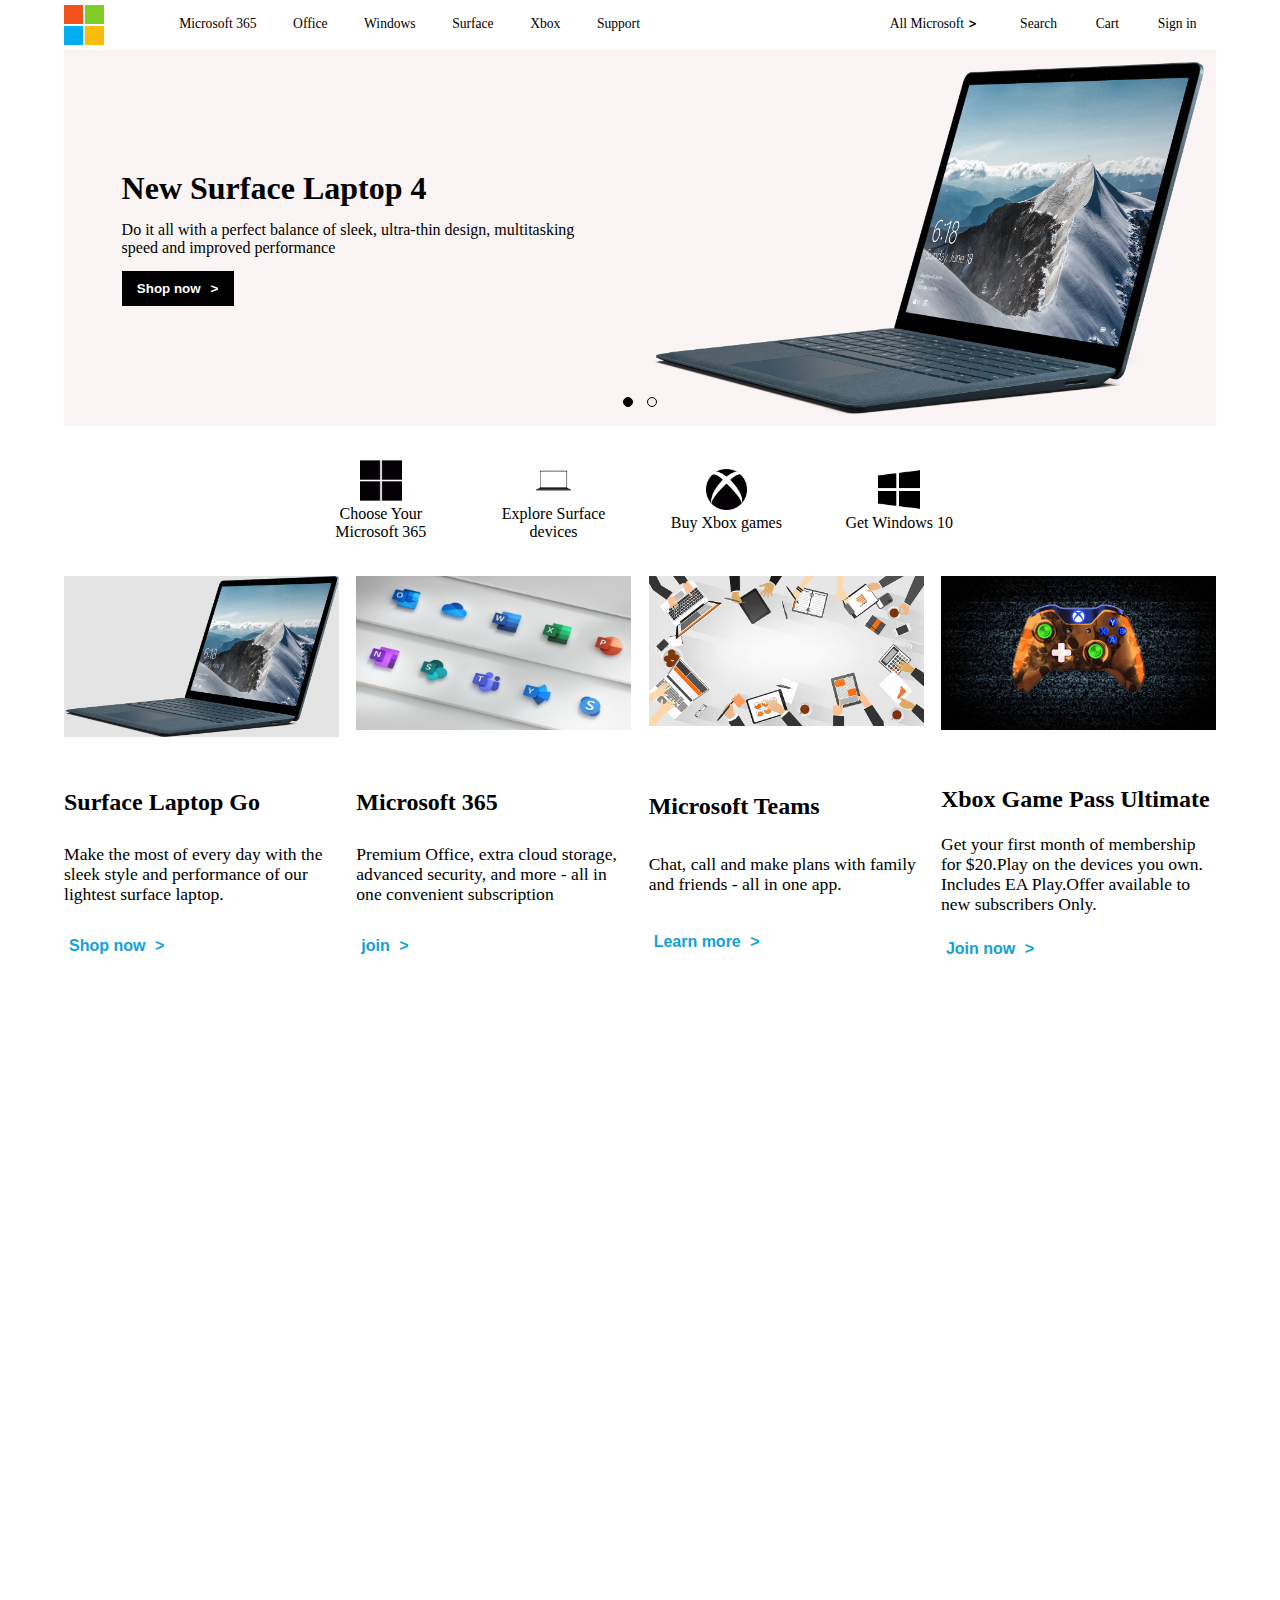
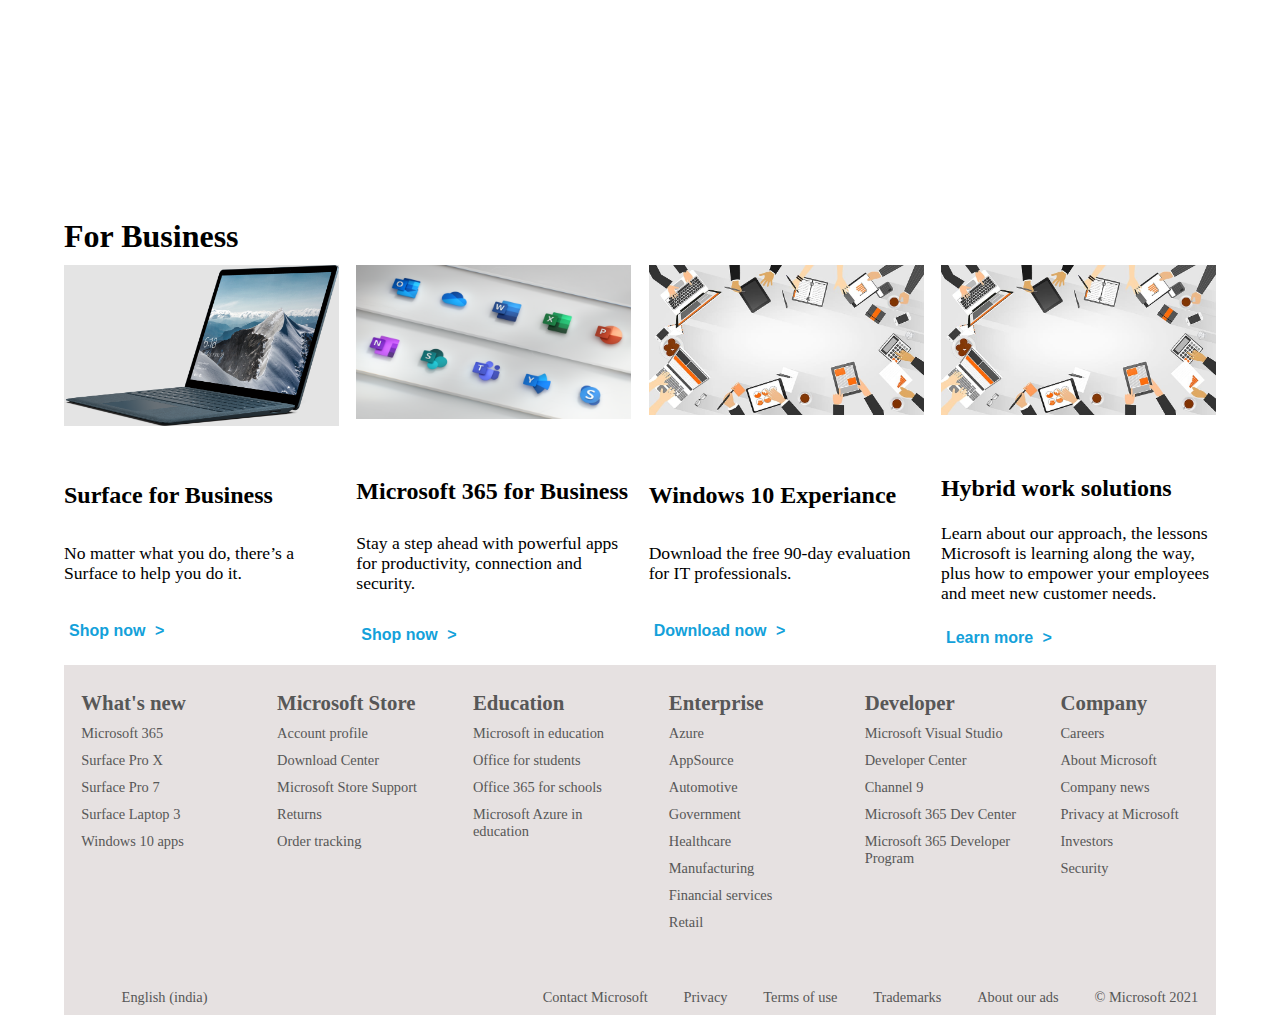
<file: index.html>
<!DOCTYPE html>
<html lang="en">
<head>
    <meta charset="UTF-8">
    <meta http-equiv="X-UA-Compatible" content="IE=edge">
    <meta name="viewport" content="width=device-width, initial-scale=1.0">
    <link rel="shortcut icon" type="image/png" href="IMAGES/logo-windows-13518.png">
    <link rel="stylesheet" href="index.css">
    <title>Microsoft-Official Home Page</title>
</head>
<body>
    <div class="whole_container">

        <div class="scrolling_nav">
            <ul class="scrolling_list">
                <li>Microsoft 365<p></p></li>
                <li>Office<p></p></li>
                <li>Windows<p></p></li>
                <li>Surface<p></p></li>
                <li>Xbox<p></p></li>
                <li>Support<p></p></li>
                <div class="scrolling software">
                    <div class="open_ning">
                        <li>Software</li>
                        <p>></p>
                    </div>
                    <div class='line'></div>
                    <ul class='opening'>
                        <li>item 1<p></p></li>
                        <li>item 2<p></p></li>
                        <li>item 3<p></p></li>
                        <li>item 4<p></p></li>
                        <li>item 5<p></p></li>
                    </ul>
                </div>
                <div class="scrolling software">
                    <div class="open_ning">
                        <li>Software</li>
                        <p>></p>
                    </div>
                    <div class='line'></div>
                    <ul class='opening'>
                        <li>item 1<p></p></li>
                        <li>item 2<p></p></li>
                        <li>item 3<p></p></li>
                        <li>item 4<p></p></li>
                        <li>item 5<p></p></li>
                    </ul>
                </div>
                <div class="scrolling software">
                    <div class="open_ning">
                        <li>Software</li>
                        <p>></p>
                    </div>
                    <div class='line'></div>
                    <ul class='opening'>
                        <li>item 1<p></p></li>
                        <li>item 2<p></p></li>
                        <li>item 3<p></p></li>
                        <li>item 4<p></p></li>
                        <li>item 5<p></p></li>
                    </ul>
                </div>
                <div class="scrolling software">
                    <div class="open_ning">
                        <li>Software</li>
                        <p>></p>
                    </div>
                    <div class='line'></div>
                    <ul class='opening'>
                        <li>item 1<p></p></li>
                        <li>item 2<p></p></li>
                        <li>item 3<p></p></li>
                        <li>item 4<p></p></li>
                        <li>item 5<p></p></li>
                    </ul>
                </div>
                <div class="scrolling software">
                    <div class="open_ning">
                        <li>Software</li>
                        <p>></p>
                    </div>
                    <div class='line'></div>
                    <ul class='opening'>
                        <li>item 1<p></p></li>
                        <li>item 2<p></p></li>
                        <li>item 3<p></p></li>
                        <li>item 4<p></p></li>
                        <li>item 5<p></p></li>
                    </ul>
                </div>
                <div class="scrolling software">
                    <div class="open_ning">
                        <li>Software</li>
                        <p>></p>
                    </div>
                    <div class='line'></div>
                    <ul class='opening'>
                        <li>item 1<p></p></li>
                        <li>item 2<p></p></li>
                        <li>item 3<p></p></li>
                        <li>item 4<p></p></li>
                        <li>item 5<p></p></li>
                    </ul>
                </div>
            </ul>
        </div>

        <nav id='nav'>
            <!-- <div class="left_nav"> -->
                <p class='burger'>&#x2630;</p>
                <p class='close_button'>&#x2716;</p>
                <img class='img' src="IMAGES/logo-windows-13518.png" alt="logo of company">
                <ul class="el left">
                    <li>Microsoft 365<p></p></li>
                    <li>Office<p></p></li>
                    <li>Windows<p></p></li>
                    <li>Surface<p></p></li>
                    <li>Xbox<p></p></li>
                    <li>Support<p></p></li>
                </ul>
            <!-- </div> -->
            <ul class="el right">
                <li class='allmicrosoft'>All Microsoft<span style='padding:5px;font-weight: 1000;font-size: 13px;'>></span><p></p></li>
                <input class='search' type="text" placeholder="search"/>
                <li class='search_btn'>Search<p></p></li>
                <li class='card'>Cart<p></p></li>
                <li><a href="login form/login.html" target="_blank">Sign in</a><p></p></li>
            </ul>
        </nav>
            
        <div class="footer footer_fixed active">
            <ul class="header">
                <li>
                    <h3>What's new</h3>
                    <p>Microsoft 365</p>
                    <p>Surface Pro X</p>
                    <p>Surface Pro 7</p>
                    <p>Surface Laptop 3</p>
                    <p>Windows 10 apps</p>
                </li>
                <li>
                    <h3>Microsoft Store</h3>
                    <p>Account profile</p>
                    <p>Download Center</p>
                    <p>Microsoft Store Support</p>
                    <p>Returns</p>
                    <p>Order tracking</p>
                </li>
                <li>
                    <h3>Education</h3>
                    <p>Microsoft in education</p>
                    <p>Office for students</p>
                    <p>Office 365 for schools</p>
                    <p>Microsoft Azure in education</p>
                </li>
                <li>
                    <h3>Enterprise</h3>
                    <p>Azure</p>
                    <p>AppSource</p>
                    <p>Automotive</p>
                    <p>Government</p>
                    <p>Healthcare</p>
                    <p>Manufacturing</p>
                    <p>Financial services</p>
                    <p>Retail</p>
                </li>
                <li>
                    <h3>Developer</h3>
                    <p>Microsoft Visual Studio</p>
                    <p>Developer Center</p>
                    <p>Channel 9</p>
                    <p>Microsoft 365 Dev Center</p>
                    <p>Microsoft 365 Developer Program</p>
                </li>
                <li>
                    <h3>Company</h3>
                    <p>Careers</p>
                    <p>About Microsoft</p>
                    <p>Company news</p>
                    <p>Privacy at Microsoft</p>
                    <p>Investors</p>
                    <p>Security</p>
                </li>
            </ul>
            
        </div>

        <div id="image_slider">
            <div class="card_container">
                <ul>
                    <li>item 1</li>
                    <li>item 2</li>
                    <li>item 3</li>
                    <li>item 4</li>
                </ul>
            </div>
            <div class="first active">
                <div class="content_first">
                    <div class="content">
                        <h1>New Surface Laptop 4</h1>
                        <p>Do it all with a perfect balance of sleek, ultra-thin design, multitasking speed and improved performance</p>
                        <button>Shop now<span style="padding-left: 10px;">></span></button>
                    </div>
                </div>
                <img class='image' src="IMAGES/first2.png" alt="">
            </div>
            <div class="second">
                <div class="content_second">
                    <div class="content">
                        <h1>Surface Pro 7</h1>
                        <p>Ultra-light and versatile</p>
                        <button>Shop now<span style="padding-left: 10px;">></span></button>
                    </div>
                </div>
                <img  class='image' src="IMAGES/second.png" alt="">
            </div>
            <div class="buttons">
                <button class='left_button active'></button>
                <button class='right_button'></button>
            </div>
        </div>


        <div class="whole_symbols">
            <div class="symbols">
                <ul>
                    <li>
                        <div class="item">
                            <img src="IMAGES/windows-8.png">
                            <p>Choose Your <br> Microsoft 365</p>
                        </div>
                    </li>
                    <li class='laptoplogo'>
                        <div class="item">
                            <img src="IMAGES/laptoplogo.png">
                            <p>Explore Surface <br> devices</p>
                        </div>
                    </li>
                    <li>
                        <div class="item">
                            <img src="IMAGES/xbox-logo.png">
                            <p>Buy Xbox games</p>
                        </div>
                    </li>
                    <li>
                        <div class="item">
                            <img src="IMAGES/windows.png">
                            <p>Get Windows 10</p>
                        </div>
                    </li>
                </ul>
            </div>
            <div class="symbols_for">
                <ul>
                    <li>
                            <img src="IMAGES/windows-8.png">
                            <p>Choose Your Microsoft 365</p>
                    </li>
                    <li class='laptoplogo'>
                            <img src="IMAGES/laptoplogo.png">
                            <p>Explore Surface devices</p>
                    </li>
                    <li>
                            <img src="IMAGES/xbox-logo.png">
                            <p>Buy Xbox games</p>
                    </li>
                    <li>
                            <img src="IMAGES/windows.png">
                            <p>Get Windows 10</p>
                    </li>
                </ul>
            </div>
        </div>

    <div class="boxes_container">
        <div class="item item1">
            <img src="IMAGES/first2.png" alt="">
            <div class="content">
                <h2>Surface Laptop Go</h2>
                <p>Make the most of every day with the sleek style and performance of our lightest surface laptop.</p>
                <button>Shop now <span>></span> <p></p></button>
            </div>
        </div>
        <div class="item item2">
            <img src="IMAGES/office_icons_HD_00005-768x432.png" alt="">
            <div class="content">
                <h2>Microsoft 365</h2>
                <p>Premium Office, extra cloud storage, advanced security, and more - all in one convenient subscription</p>
                <button>join <span>></span> <p></p></button>
            </div>
        </div>
        <div class="item item3">
            <img src="IMAGES/business-businessman-communication-concept.jpg" alt="">
            <div class="content">
                <h2>Microsoft Teams</h2>
                <p>Chat, call and make plans with family and friends - all in one app.</p>
                <button>Learn more <span>></span> <p></p></button>
            </div>
        </div>
        <div class="item item4">
            <img src="IMAGES/2141670.jpg" alt="">
            <div class="content">
                <h2>Xbox Game Pass Ultimate</h2>
                <p>Get your first month of membership for $20.Play on the devices you own. Includes EA Play.Offer available to new subscribers Only.</p>
                <button>Join now <span>></span> <p></p></button>
            </div>
        </div>
    </div>

    <div class="edge">
        <div class="content">
            <h2>Microsoft Edge</h2>
            <p>World-class performance with more privacy, more productive and more value while you browse</p>
            <button>Download now <span>></span><p></p></button>
        </div>
        <img src="IMAGES/b4133264633839c4c92dbe2cdf509ccd338da528.jpg" alt="">
    </div>

    <h1 style="margin: 20px 0 10px 0;">For Business</h1>
    
    <div class="boxes_container">
        <div class="item item1">
            <img src="IMAGES/first2.png" alt="">
            <div class="content">
                <h2>Surface for Business</h2>
                <p>No matter what you do, there’s a Surface to help you do it.</p>
                <button>Shop now <span>></span> <p></p></button>
            </div>
        </div>
        <div class="item item2">
            <img src="IMAGES/office_icons_HD_00005-768x432.png" alt="">
            <div class="content">
                <h2>Microsoft 365 for Business</h2>
                <p>Stay a step ahead with powerful apps for productivity, connection and security.</p>
                <button>Shop now <span>></span> <p></p></button>
            </div>
        </div>
        <div class="item item3">
            <img src="IMAGES/business-businessman-communication-concept.jpg" alt="">
            <div class="content">
                <h2>Windows 10 Experiance</h2>
                <p>Download the free 90-day evaluation for IT professionals.</p>
                <button>Download now <span>></span> <p></p></button>
            </div>
        </div>
        <div class="item item4">
            <img src="IMAGES/business-businessman-communication-concept.jpg" alt="">
            <div class="content">
                <h2>Hybrid work solutions</h2>
                <p>Learn about our approach, the lessons Microsoft is learning along the way, plus how to empower your employees and meet new customer needs.</p>
                <button>Learn more <span>></span> <p></p></button>
            </div>
        </div>
    </div>

    <div class="footer">
        <ul class="header">
            <li>
                <h3>What's new</h3>
                <p>Microsoft 365</p>
                <p>Surface Pro X</p>
                <p>Surface Pro 7</p>
                <p>Surface Laptop 3</p>
                <p>Windows 10 apps</p>
            </li>
            <li>
                <h3>Microsoft Store</h3>
                <p>Account profile</p>
                <p>Download Center</p>
                <p>Microsoft Store Support</p>
                <p>Returns</p>
                <p>Order tracking</p>
            </li>
            <li>
                <h3>Education</h3>
                <p>Microsoft in education</p>
                <p>Office for students</p>
                <p>Office 365 for schools</p>
                <p>Microsoft Azure in education</p>
            </li>
            <li>
                <h3>Enterprise</h3>
                <p>Azure</p>
                <p>AppSource</p>
                <p>Automotive</p>
                <p>Government</p>
                <p>Healthcare</p>
                <p>Manufacturing</p>
                <p>Financial services</p>
                <p>Retail</p>
            </li>
            <li>
                <h3>Developer</h3>
                <p>Microsoft Visual Studio</p>
                <p>Developer Center</p>
                <p>Channel 9</p>
                <p>Microsoft 365 Dev Center</p>
                <p>Microsoft 365 Developer Program</p>
            </li>
            <li>
                <h3>Company</h3>
                <p>Careers</p>
                <p>About Microsoft</p>
                <p>Company news</p>
                <p>Privacy at Microsoft</p>
                <p>Investors</p>
                <p>Security</p>
            </li>
        </ul>
        <ul class="footer2">
            <li class='ind'>English (india)</li>
            <li class='copy'>
                <p>Contact Microsoft</p>
                <p>Privacy</p>
                <p>Terms of use</p>
                <p>Trademarks</p>
                <p>About our ads</p>
                <p>© Microsoft 2021</p>
            </li>
        </ul>
    </div>
    </div>
    <script src="index.js"></script>
</body>
</html>
</file>
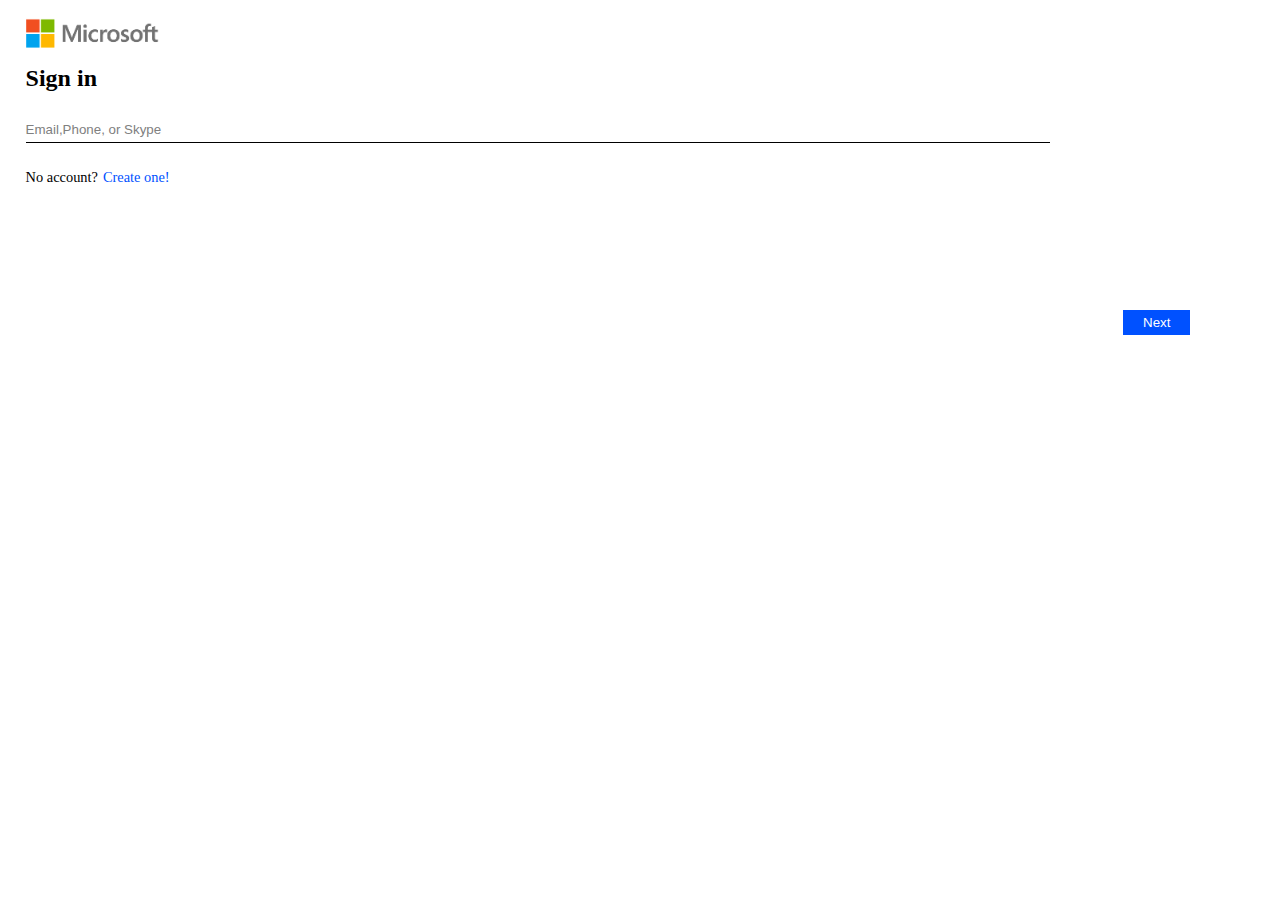
<file: login form/login.html>
<!DOCTYPE html>
<html lang="en">
<head>
    <meta charset="UTF-8">
    <meta http-equiv="X-UA-Compatible" content="IE=edge">
    <meta name="viewport" content="width=device-width, initial-scale=1.0">
    <link rel="shortcut icon" type="image/png" href="../IMAGES/logo-windows-13518.png">
    <link rel="stylesheet" href="login.css">
    <script src="login.js" defer></script>
    <title>Microsoft Sign in</title>
</head>
<body>
        <div class="login_container">
            <div class="whole">
                <div class="container container1">
                    <img src="../IMAGES/name-logo.png" alt="">
                    <div class="login">
                        <h2>Sign in</h2>
                        <input class='mail' type="email" placeholder="Email,Phone, or Skype" required maxlength="30">
                        <p>No account?<a href="../registerform/register.html" target="_blank">Create one!</a></p>
                    </div>
                    <button class='btn btn1'>Next</button>
                </div>
                <div class="container container2">
                    <img src="../IMAGES/name-logo.png" alt="">
                    <div class="login">
                        <p class='userid'><button>&#x276E</button></p>
                        <h2>Enter password</h2>
                        <input type="password" placeholder="password" required class='second_input' maxlength="20">
                        <input class='showpass'type="checkbox">
                        <span>Show</span>
                        <p><a href="">Forgot password?</a></p>
                    </div>
                    <button class='btn btn2'>Sign in</button>

                </div>
            </div>
        </div> 
</body>
</html>
</file>
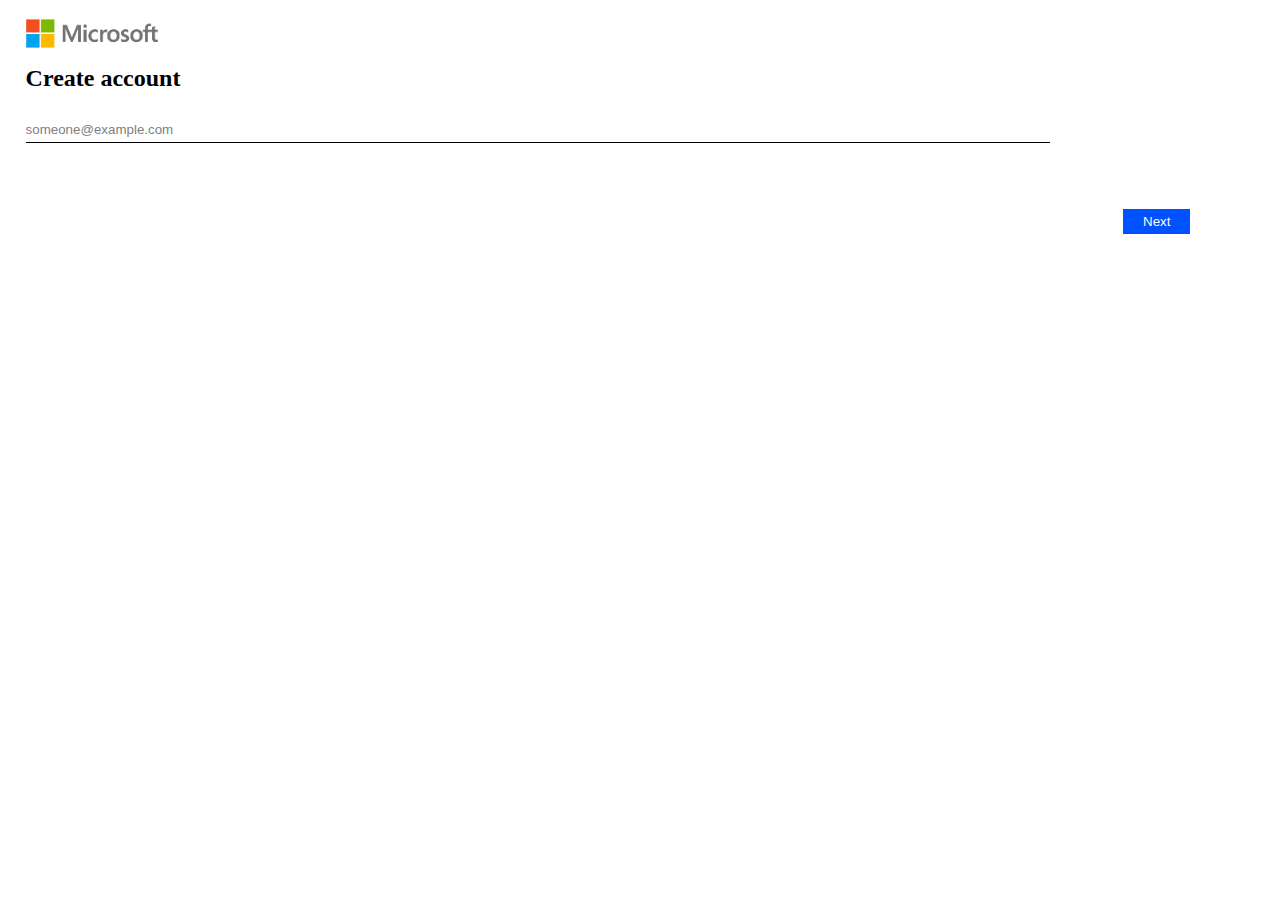
<file: registerform/register.html>
<!DOCTYPE html>
<html lang="en">
<head>
    <meta charset="UTF-8">
    <meta http-equiv="X-UA-Compatible" content="IE=edge">
    <meta name="viewport" content="width=device-width, initial-scale=1.0">
    <link rel="shortcut icon" type="image/png" href="../IMAGES/logo-windows-13518.png">
    <title>Microsoft Sign Up</title>
    <link rel="stylesheet" href="../login form/login.css">
    <link rel="stylesheet" href="register.css">
</head>
<body>
    <div class="login_container">
        <div class="whole">
            <div class="container container1">
                <img src="../IMAGES/name-logo.png" alt="">
                <div class="login">
                    <h2>Create account</h2>
                    <input class='mail' type="email" placeholder="someone@example.com" required maxlength="30">
                </div>
                <button class='btn btn1'>Next</button>
            </div>
            <div class="container container2">
                <img src="../IMAGES/name-logo.png" alt="">
                <div class="login">
                    <p class='userid'><button>&#x276E</button></p>
                    <div>
                        <h2>create a password</h2>
                        <p style="padding-top: 5px;">Enter the password you would like to use with your account</p>
                    </div>
                    <input type="password" placeholder="create password" required class='second_input' maxlength="20">
                    <button class='showpass'></button>
                    <span>Show</span>
                </div>
                <button class='btn btn2'>Sign up</button>
            </div>
        </div>
    </div> 
    <script src="../login form/login.js"></script>
</body>
</html>
</file>
<file: index.css>
* {
    margin: 0;
    padding: 0;
    box-sizing: border-box;
}

body {
    width: 100%;
    height: 100vh;
}

.whole_container {
    width: 90%;
    height: fit-content;
    margin: 0 auto;
    overflow: hidden;
}

/*navigation bar */

#nav {
    /* height: 8%; */
    height: 50px;
    display: grid;
    grid-template-rows: 1fr;
    grid-template-columns: repeat(10,1fr);
    align-items: center;
    position: relative;
    background-color: white;
}

#nav .burger {
    width: 150%;
    font-size: 1.2rem;
    height: auto;
    cursor: pointer;
}

#nav .close_button {
    position: absolute;
    display: none;
    cursor: pointer;
}

.scrolling_nav {
    position:absolute;
    z-index: 1;
    top: 8%;
    left: 0;
    width: 100%;
    height: fit-content;
    color: white;
    background-color: white;
    transform: translateX(-100%);
    transition: transform 0.5s;
}

.scrolling_nav.active {
    transform: translateX(0);
}

.scrolling_nav .scrolling_list {
    width: 100%;
    height: 100%;
    display: flex;
    flex-direction:column;
    justify-content:space-around;
}

.scrolling_nav .scrolling_list li,
.scrolling_nav .scrolling_list div li {
    list-style-type: none;
    font-size: 1.2rem;
    cursor: pointer;
    color: black;
}

.scrolling_nav .scrolling_list li {
    padding: 2.5% 0 2.5% 5%;
}

.scrolling_nav .scrolling_list li p,
.scrolling_nav .scrolling_list .scrolling .line{
    width: 95%;
    margin-right: 5%;
    height: 1.5px;
    background-color: black;
    opacity: 0.2;
    transition: 0.5s;
}

.scrolling_nav .scrolling_list .scrolling .line {
    margin-left: 5%;
    width: 90%;
    margin-top: -1%;
    margin-bottom: 1.5%;
}
.scrolling_nav .scrolling_list li:hover p{
    opacity: 100;
}

.scrolling_nav .scrolling_list .scrolling .open_ning {
    width: 94%;
    display: flex;
    justify-content: space-between;
    align-items: center;
}

.scrolling_nav .scrolling_list .scrolling:hover .line {
    opacity: 100;
}

.scrolling_nav .scrolling_list .scrolling ul {
    width: 90%;
    margin-left: 10%;
    display: flex;
    flex-direction: column;
    justify-content: space-between;
    max-height: 0;
    overflow: hidden;
}

.scrolling_nav .scrolling_list .scrolling .active {
    max-height: 100%;
}

.scrolling_nav .scrolling_list .scrolling .open_ning p {
    border-radius: 50%;
    font-size: 1.1rem;
    font-weight: 1000;
    color: black;
    transform: rotate(0);
    transition: 0.5s;
}

.scrolling_nav .scrolling_list .open_ning {
    cursor: pointer;
}

.scrolling_nav .scrolling_list .scrolling .open_ning.active p{
    transform: rotate(90deg);
}

.scrolling_nav .scrolling_list .scrolling ul li {
    padding: 1% 0;
}

#nav .img {
    position: absolute;
    height: 80%;
}

#nav a {
    text-decoration: none;
    color: black;
}

#nav .el{
    cursor: pointer;
    display: flex;
    justify-content: space-between;
    font-size: 0.85rem;
    list-style-type: none;
    height: fit-content;
}

#nav .left {
    grid-column:2 / 5;
}

#nav .right {
    grid-column: -4 /-1;
    justify-content: space-around;
}

#nav .el li p{
    width: 100%;
    height: 2px;
    background-color: black;
    opacity: 0;
    transition: 0.5s;
}

#nav .el li:hover p{
    opacity: 100;
}

#nav .right input {
    position: absolute;
    width: 80%;
    height: 60%;
    top: 20%;
    left: 2%;
    outline: 0;
    padding-left: 10px;
    border: 1px solid black;
    border-radius: 50px;
    display: none;
}

#nav .right input.active {
    display: initial;
}

/* image slider */

#image_slider .card_container {
    width: 8%;
    height: 50%;
    position: absolute;
    background-color: rgb(230, 223, 223);
    color: black;
    z-index: 1;
    top: 0;
    right: 50.5%;
    max-height: 0;
    overflow: hidden;
    transition: 1s;
}

#image_slider .card_container ul {
    display: flex;
    flex-direction: column;
    width: 100%;
    height: 100%;
    justify-content: space-around;
    align-items: center;
    list-style-type: none;
    font-size: 1.1rem;
}

#image_slider .card_container ul li {
    cursor: pointer;
    transform: scale(1);
    transition: transform 0.5s;
}

#image_slider .card_container ul li:hover {
    transform: scale(1.2);
}

#image_slider .card_container.active {
    max-height: 100%;
}

#image_slider {
    color: white;
    width: 200%;
    height: auto;
    background-color: rgb(250, 244, 244);
    overflow: hidden;
    position: relative;
    display: flex;
    justify-content: space-between;
    
}

#image_slider .first{
    width: 50%;
    display: flex;
    justify-content: center;
    position: relative;
    transform: translateX(100%);
    transition: transform 0.1s;
}

#image_slider .first.active {
    transform: translateX(0);
}

#image_slider .second {
    width: 50%;
    display: flex;
    justify-content: space-between;
    position: relative;
    transform: translateX(0);
    transition: transform 0.1s;
    background-color: rgba(230, 223, 223,0.5);
}

#image_slider .second.active {
    transform: translateX(-100%);
}

#image_slider .first .image,
#image_slider .second .image {
    width: 50%;
    padding: 1%;
}

#image_slider .first .content_first,
#image_slider .second .content_second {
    width: 50%;
    display: flex;
    justify-content: center;
    align-items: center;
}

#image_slider .first .content_first .content,
#image_slider .second .content_second .content {
    width: 80%;
    height: fit-content;
    color: black;
    height: 40%;
    display: flex;
    flex-direction: column;
    justify-content:space-around;
}

#image_slider .first .content_first button,
#image_slider .second .content_second button {
    width: 15%;
    height: auto;
}

#image_slider .first .content_first .content button,
#image_slider .second .content_second .content button{
    width: 7rem;
    padding: 10px;
    font-weight: 600;
    color: white;
    background-color: black;
    border: 0;
    transform: scale(1);
    transition: transform 0.5s;
}

#image_slider .first .content_first .content button:hover,
#image_slider .second .content_second .content button:hover {
    transform: scale(1.1);
}

#image_slider .buttons{
    width: 2%;  
    position: absolute;
    bottom: 5%;
    left: 24%;
    display: flex;
    justify-content: space-around;
}

#image_slider .buttons button {
    cursor: pointer;
    height: 10px;
    width: 10px;
    border-radius: 50%;
    border: 1px  solid black;
}

#image_slider .buttons .active {
    background-color: black;
}

/* symbols */

.symbols {
    width: 100%;
    height: 150px;
    display: flex;
    justify-content: center;
    align-items: center;
}

.symbols  ul{
    width: 60%;
    height: 80%;
    display: flex;
    justify-content: space-around;
    align-items: center;
}

.symbols ul li {
    width: 20%;
    height: 100%;
    text-align: center;
    display: flex;
    align-items: center;
    cursor: pointer;
    transition: transform 0.5s;
}

.symbols ul li:hover {
    transform: translateY(-10px);
}

.symbols ul li img {
    border: 0;
    width: 30%;
}

/* symbols for mobile */
.symbols_for {
    display: none;
    padding: 50px;
}
.symbols_for ul {
    display: flex;
    flex-direction: column;
    padding-left: 50px;
}
.symbols_for ul li {
    padding: 15px;
    display: flex;
    text-decoration: none;
}
.symbols_for ul li p{
    cursor: pointer;
    transition: 0.5s;
}
.symbols_for ul li:hover p{
    transform: scale(1.1);
}
.symbols_for ul li img {
    width: 30px;
    padding-right: 10px;
}

/* first container */

.boxes_container {
    width: 100%;
    height: 400px;
    display: grid;
    grid-template-columns: repeat(4,1fr);
    grid-template-rows: 1fr;
    grid-gap: 1.5%;
}
.boxes_container .item {
    height: 100%;
    width: 100%;
    display: flex;
    flex-direction: column;
    align-items: center;
    justify-content: space-between;
}
.boxes_container .item .content {
    height: 50%;
    display: flex;
    flex-direction: column;
    justify-content: space-around;
}
.boxes_container .item .content p {
    font-size: 1.1rem;
    line-height: 20px;
}
.boxes_container .item .content button {
    width: fit-content;
    padding: 5px;
    background-color: transparent;
    border: 0;
    font-size: 1rem;
    font-weight: 600;
    color: rgb(19, 161, 218);
}
.boxes_container .item .content button span {
    padding-left: 5px;
    transition: 0.2s;
}
.boxes_container .item .content button p{
    border: 0.5px solid black;
    background-color: black;
    opacity: 0;
    transition: 0.5s;
}
.boxes_container .item .content button:hover span{
    padding-left: 10px;
}
.boxes_container .item .content button:hover p {
    opacity: 100;
}
.boxes_container .item2 {
    grid-column: 2 / 3;
}
.boxes_container .item3 {
    grid-column: 3 / 4;
}
.boxes_container .item4 {
    grid-column: 4 / -1;
}
.boxes_container .item img{
    background-color: rgb(228, 228, 228);
    width: 100%;
}

/* edge photo */
.edge {
    margin-top: 50px;
    width: 100%;
    height: auto;
    position: relative;
    transform:translateY(20%);
    opacity: 0;
    transition: 1s;
}

.edge.active {
    opacity: 1;
    transform: translateY(0);
}

.edge img {
    width: 100%;
    height: auto;
}
.edge .content {
    width: 50%;
    height: 35%;
    background-color: transparent;
    position: absolute;
    top: 5%;
    left: 25%;
    display: flex;
    flex-direction: column;
    justify-content: space-around;
    align-items: center;
    text-align: center;
}
.edge .content button {
    border: 0;
    padding: 5px 10px;
    background-color: black;
    color: white;
}
.edge .content button span {
    padding-left: 1px;
    transition: 0.2s;
}
.edge .content button p {
    width: 100%;
    border: 1px solid white;
    background-color: white;
    opacity: 0;
    transition: 0.5s;
}
.edge .content p {
    line-height: 20px;
    font-size: 1.05rem;
}
.edge .content button:hover p{
    opacity: 100;
}
.edge .content button:hover span {
    padding-left: 5px;
}

/* footer */

.footer {
    width: 100%;
    height: 350px;
    background-color: rgb(230, 225, 225);
}

.footer .header {
    height: 90%;
    display: grid;
    grid-template-columns: repeat(6,1fr);
    grid-template-rows: 1fr;
    grid-gap: 2%;
}

.footer .header li {
    list-style-type: none;
    color: rgb(87, 87, 87);
}

.footer .header li h3 {
    margin-top: 15%;
    margin-left: 10%;
    font-size: 1.3rem;
}

.footer .header li p {
    margin: 10px 0 0 10%;
    font-size: 0.9rem;
}

.footer .footer2 {
    height: 10%;
    color: rgb(87, 87, 87);
    font-size: 0.9rem;
    display: flex;
    justify-content: space-between;
    align-items:center;
}

.footer .footer2  .ind{
    padding: 5%;
}

.footer .footer2 .copy {
    width: 50%;
    display: flex;
    justify-content: space-around;
}

/*all microsoft */
.footer_fixed {
    width: 80%;
    position: absolute;
    left: 10%;
    z-index: 1;
    max-height: 100%;
    overflow: hidden;
    transition:1s;
}

.footer_fixed.active {
    max-height: 0;
}

/* media queries */
@media screen and (max-width:1300px) {
    #nav .left {
        grid-column: 2 / 6;
    }

    .scrolling_nav,
    #nav .burger,
    #nav .close_button {
        display: none;
    }

    .footer .footer2 .copy {
        width: 60%;
    }

}

@media screen and (max-width:1030px) {
    .symbols ul {
        width: 85%;
    }
    .boxes_container{
        height: 850px;
        grid-template-columns: repeat(2,1fr);
        grid-template-rows: repeat(2,1fr);
        grid-gap: 3%;
    }
    .boxes_container .item3 {
        grid-column: 1 / 2;
        grid-row: 2 / 3;
    }
    .boxes_container .item4 {
        grid-column: 2 / 3;
        grid-row: 2 / 3;
    }
    .footer  {
        height: 560px;
    }
    .footer .header {
        grid-template-columns: repeat(3,1fr);
        grid-template-rows: repeat(2,1fr);
        grid-gap: 0;
    }.footer .footer2 .copy {
        width: 70%;
    }
}

@media screen and (max-width:900px) {
    .whole_container {
        width: 100%;
    }

    #nav .img {
        position: absolute;
        top:10%;
        left: 50%;
        margin: auto auto;
    }

    #nav .left {
        display: none;
    }

    #nav .burger {
        display: initial;
    }

    .scrolling_nav,
    #nav .burger {
        display:initial;
    }

    #image_slider .first,
    #image_slider .second{
        display: grid;
        grid-template-columns: 1fr;
        grid-template-rows: repeat(2,1fr);
    }

    #image_slider .first .image,
    #image_slider .second .image {
        width: 100%;
        grid-row: 1 / 2;
        height: 100%;
    }

    #image_slider .first .content_first,
    #image_slider .second .content_second {
        width: 100%;
    } 

    #image_slider .first .content_first .content,
    #image_slider .second .content_second .content {
        height: 50%;
        text-align: center;
    }

    #image_slider .first .content_first .content h1,
    #image_slider .second .content_second .content h1 {
        font-size: 1.5rem;
    }

    #image_slider .first .content_first .content button,
    #image_slider .second .content_second .content button {
        margin: 0 auto;
    }

    #image_slider .buttons {
        width: 5%;
        left: 22.5%;
    }
    .footer_fixed {
        display: none;
    }

    #nav .el .allmicrosoft {
        display: none;
    }

    #nav .right .search_btn {
        position: absolute;
        left: 5%;
    }

    #nav .right input {
        left: 15%;
    }

}

@media screen and (max-width:600px) {
    .boxes_container{
        height: 1800px;
        grid-template-columns:100%;
        grid-template-rows: repeat(4,1fr);
        grid-gap: 1%;
    }
    .boxes_container .item2 {
        grid-column: 1 / 2;
        grid-row: 2 / 3;
    }
    .boxes_container .item3 {
        grid-column: 1 / 2;
        grid-row: 3 / 4;
    }
    .boxes_container .item4 {
        grid-column: 1 / 2;
        grid-row: 4 / 5;
    }
    .boxes_container .item .content {
        width: 100%;
    }
    .edge .content {
        top: 25%;
        height: 50%;
    }

    #nav .right .search_btn {
        position: absolute;
        left: 8%;
    }

    #nav .right input {
        left: 20%;
    }
}

@media screen and (max-width:680px) {
    .symbols{
        display: none;
    }
    .symbols_for {
        display: initial;
    }
}

@media screen and (max-width:642px) {
    #image_slider .first .content_first .content button,
    #image_slider .second .content_second .content button {
        width: 7rem;
    }
}

@media screen and (max-width:427px) {
    #image_slider {
        height: 80vh;
    }
}

@media screen and (max-width:290px) {
    .symbols_for ul {
        padding-left: 15px;
    }
}

/* #nav {
    width: 100%;
    height: auto;
    background-color: red;
    display: flex;
    justify-content: space-between;
    align-items: center;
}

#nav .left_nav {
    width: 40%;
    background-color: tomato;
    position: relative;
}

#nav .right_nav {
    width: 30%;
    background-color: yellow;
}

#nav .left_nav .img {
    background-color: teal;
    width: 7rem;
    height: auto;
}

#nav .left_nav .left {
    background-color: yellowgreen;
    width: 50%;
    position: absolute;
    right: 0;
    top: 0;
} */
</file>
<file: login form/login.css>
* {
    padding: 0;
    margin: 0;
    box-sizing: border-box;
}

body {
    width: 100%;
    height: 100vh;
}

.login_container {
    width: 100%;
    height: 100%;
    overflow-x: hidden;
}

.whole {
    width: 200%;
    height: 40%;
    display: flex;
    position: relative;
}

::placeholder {
    color: grey;
}

.container {
    width: 100%;
    height: 100%;
    position: relative;
    transition: transform 0.5s;
}

.container .login {
    margin-left: 2%;
}

.container img {
    width: 20%;
    height: auto;
    margin-left: 2%;
    transform: translateY(-30%);
}

.container .login {
    width: 100%;
    height: 80%;
    position: absolute;
    top: 18%;
}

.container .login input {
    width: 80%;
    margin: 2% 0 ;
    padding: 5px 0;
    border: 0;
    outline: none;
    background-color: transparent;
    border-bottom: 1px solid black;
    transition: 0.2s;
}

.container .login .showpass  {
    width: 1rem;
    height: 1rem;
    border: 1px solid black;
}


.container .login input:focus {
    border-bottom: 1px solid rgb(0, 81, 255);
}

.container .login p {
    font-size: 0.9rem;
}

.container .login a {
    text-decoration: none;
    padding-left: 5px;
    color: rgba(0,81,255);
}

.container .btn {
    position: absolute;
    bottom: 7%;
    right: 7%;
    padding: 5px 20px;
    color: white;
    background-color: rgb(0, 81, 255);
    border: 0;
    transition:  transform 0.5s;
}

.container .login .userid {
    border: 0;
    background-color: transparent;
    margin: 1% 0 1% 1%;
}

.container .login .userid button {
    background-color: transparent;
    border: 0;
    outline: 0;
    font-size: 1.2rem;
    margin-right: 5px;
    cursor: pointer;
}

.container .btn:hover,
.container .btn:focus {
    transform: scale(1.1);
}

@media screen and (min-width : 810px) {
    .container img {
        width: 150px;
    }
}
</file>
<file: registerform/register.css>
.container .btn1 {
    bottom: 35%;
}

.container .login .showpass,
.container .login span {
    top: 100px;
}
</file>
